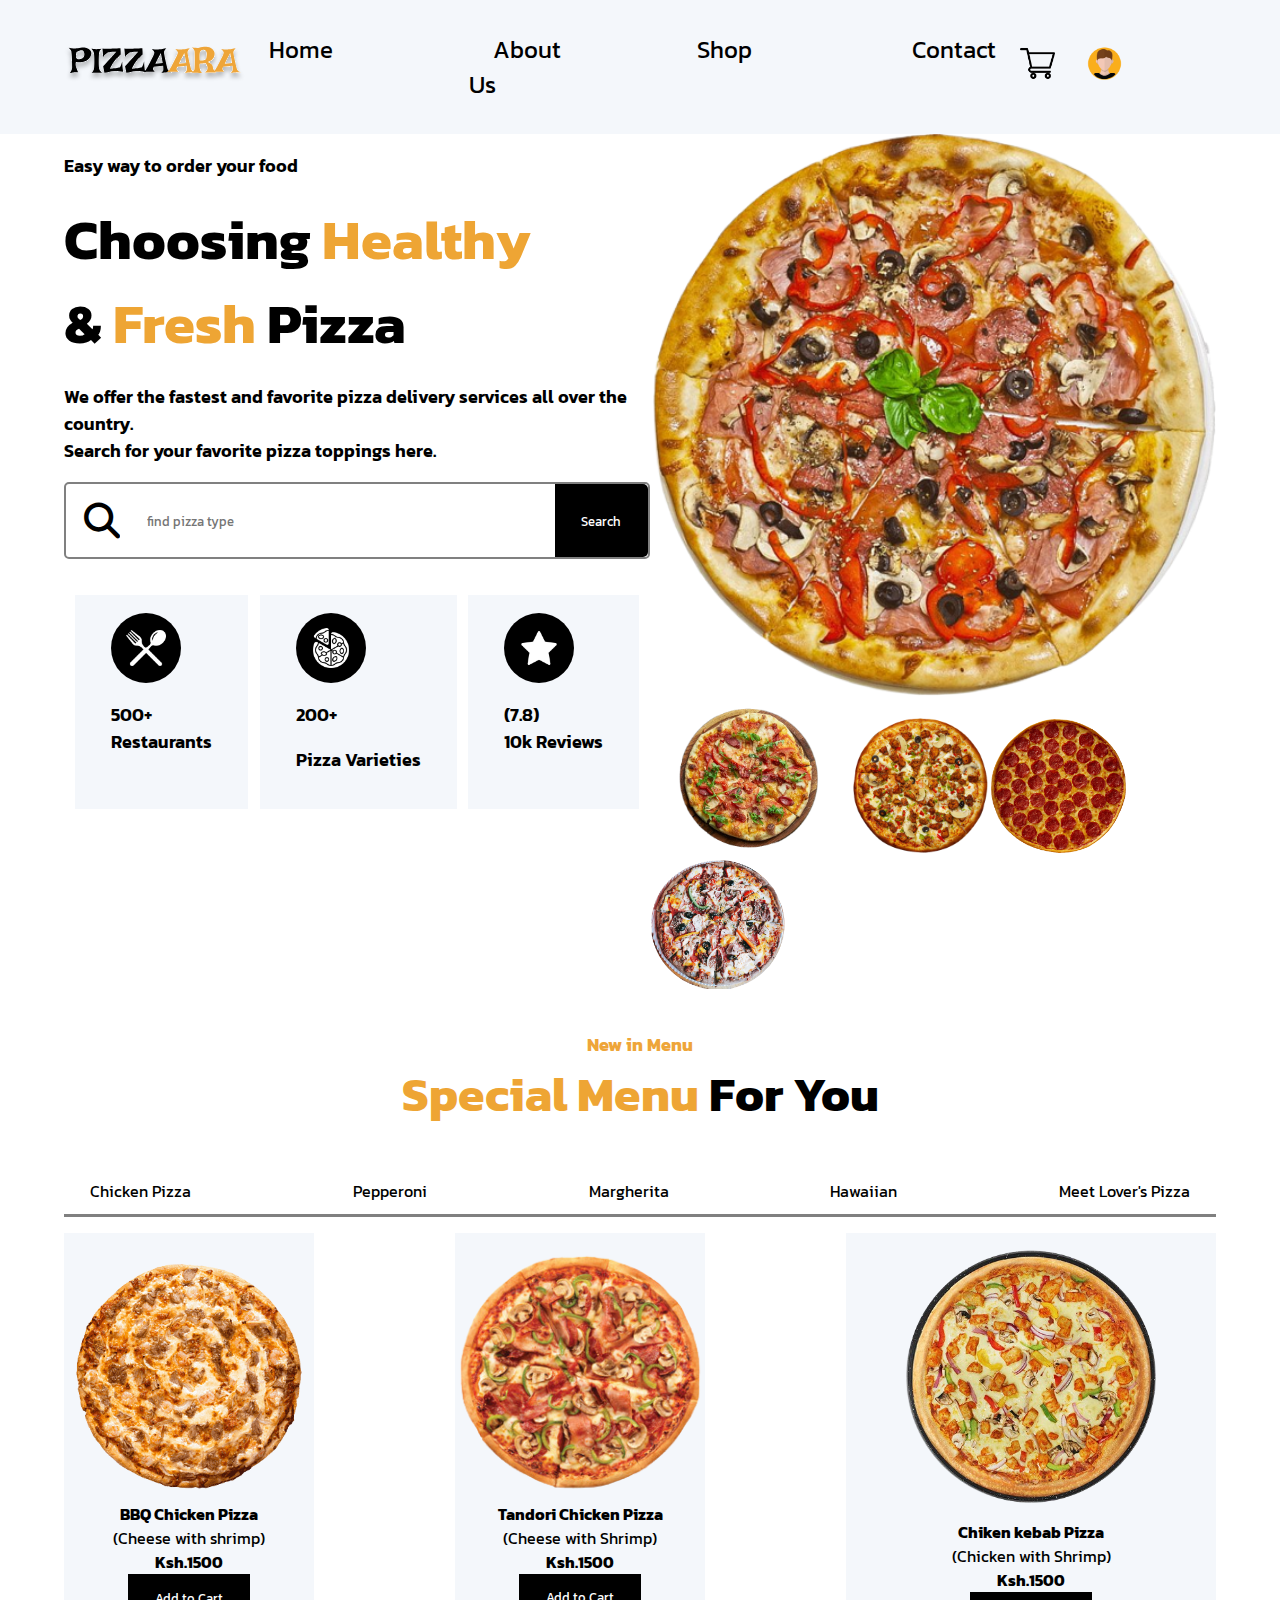
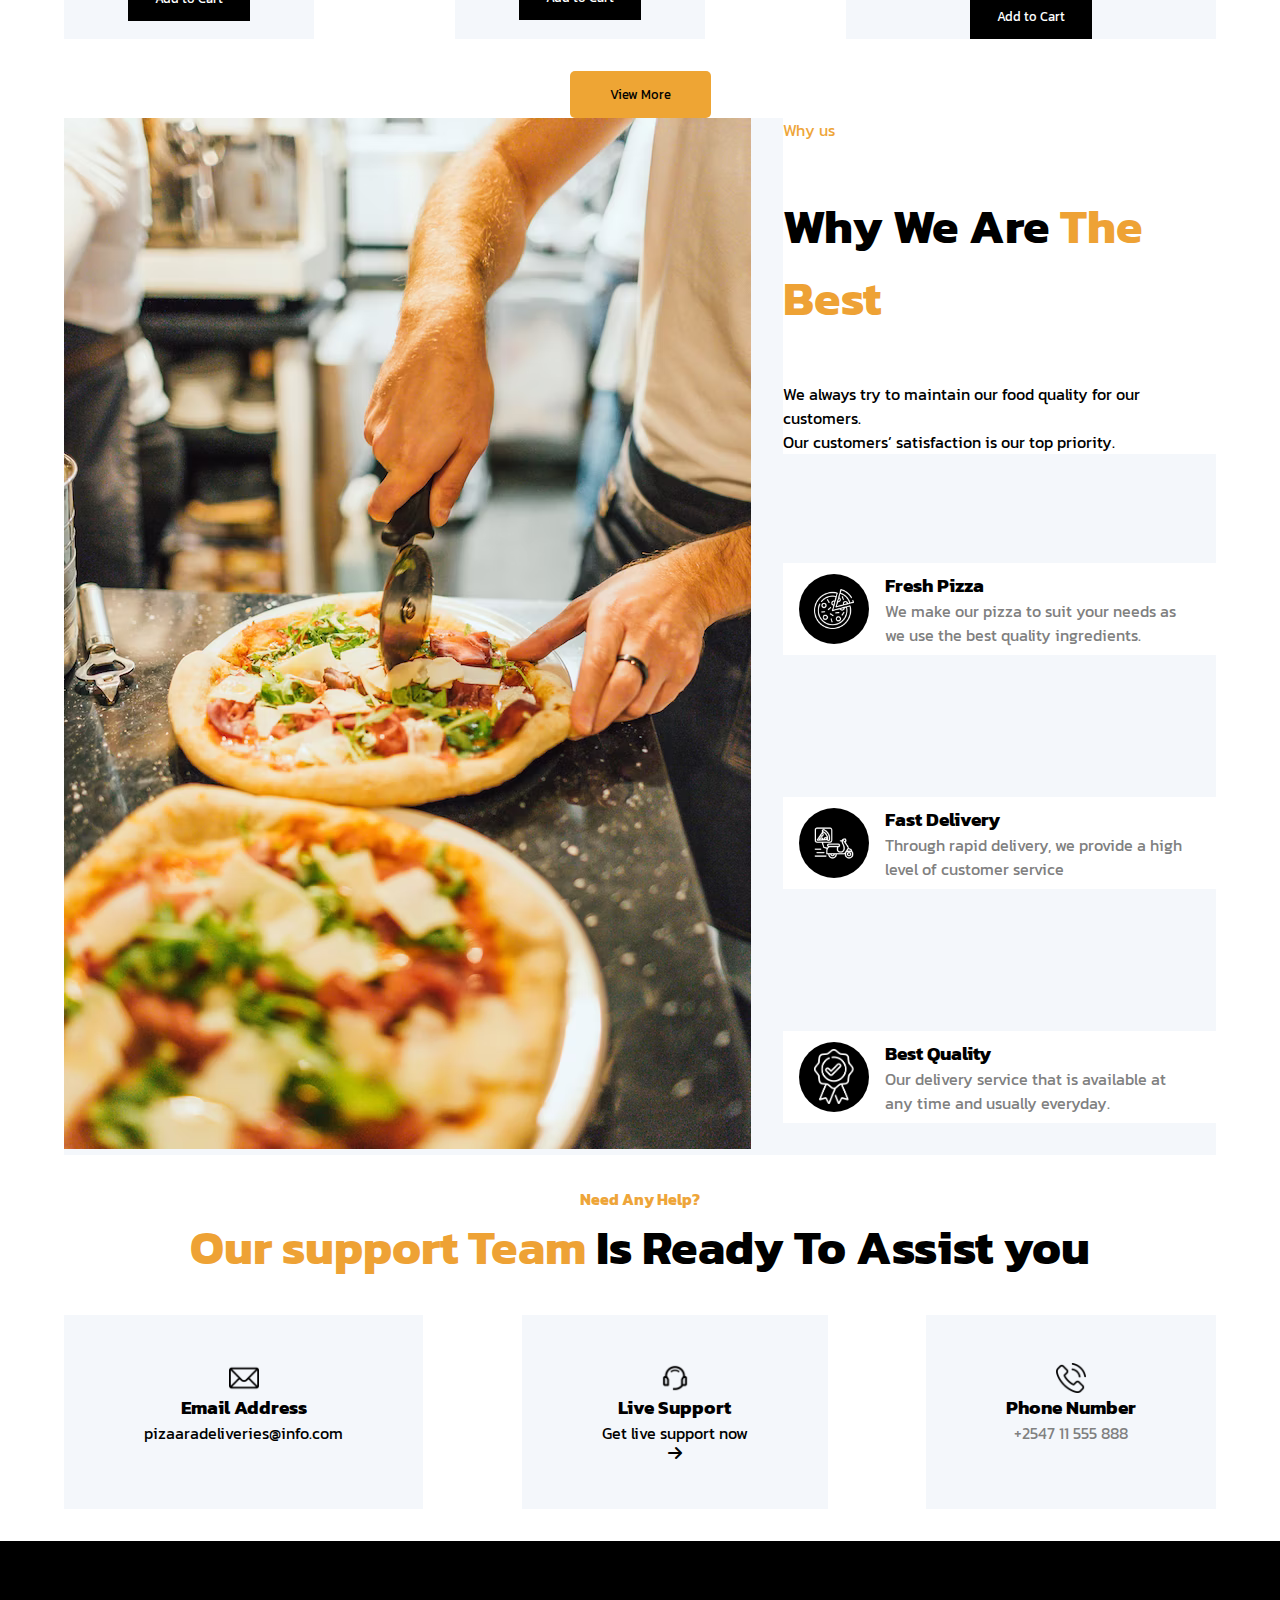
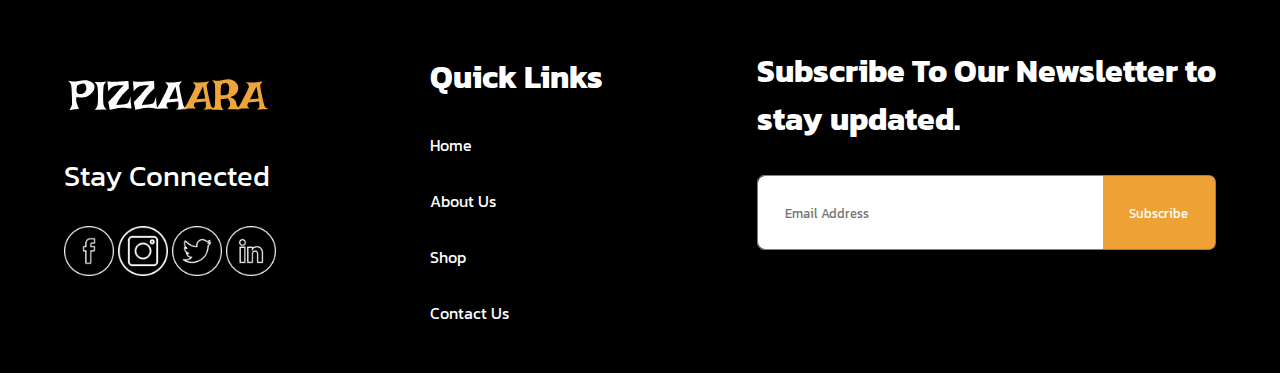
<file: index.html>
<!DOCTYPE html>
<html lang="en">
  <head>
    <meta charset="UTF-8" />
    <meta name="viewport" content="width=device-width, initial-scale=1.0" />
    <link rel="stylesheet" href="css/style.css" />
    <link
      rel="stylesheet"
      href="https://cdnjs.cloudflare.com/ajax/libs/font-awesome/6.5.1/css/all.min.css"
    />
    <title>Document</title>
  </head>
  <body>
    <header>
      <nav>
        <div class="container">
          <div class="nav__container">
            <div class="nav__left">
              <img src="images/logo.svg" />
            </div>

            <div class="nav__center">
              <ul>                                                                                                                                                                                                                                                                                                                                                                                               
                <li><a href="/">Home</a></li>
                <li><a href="#">About Us</a></li>
                <li><a href="/shop.html">Shop</a></li>
                <li><a href="#">Contact</a></li>
              </ul>
            </div>

            <div class="nav__right">
              <div>
                <img src="images/shopping-cart.png" width="35" />
              </div>
              <div>
                <img src="images/avatar.png" width="35" />
              </div>
            </div>
          </div>
        </div>
      </nav>
      <hero>
        <div class="container">
          <div class="hero__container">
            <div class="hero__left">
              <p>Easy way to order your food</p>
              <h1>
                Choosing <span>Healthy</span><br />
                & <span>Fresh </span>Pizza
              </h1>
              <p>
                We offer the fastest and favorite pizza delivery services all
                over the country.<br />

                Search for your favorite pizza toppings here.
              </p>
              <div class="search">
                
                  <i class="fa-solid fa-magnifying-glass fa-2x"></i>
                  <input type="search" placeholder="find pizza type" />
              
                
                  <button>Search</button>
                
              </div>
              <div class="card">
                <div class="card__left">
                  <div class="card__left--image">
                    <img src="images/cutlery.png" width="40" />
                  </div>
                  <div>
                    <p>
                      500+<br />
                      Restaurants
                    </p>
                  </div>
                </div>
                <div class="card__center">
                  <div class="card__center--image">
                    <img src="images/varieties.png" width="40" />
                  </div>
                  <div>
                    <p>
                      200+</p> Pizza Varieties
                    </p>
                  </div>
                </div>
                <div class="card__right">
                  <div class="card__right--image">
                    <img src="images/star.png" width="40" />
                  </div>
                  <div>
                    <p>
                      (7.8)<br />
                      10k Reviews
                    </p>
                  </div>
                </div>
              </div>
            </div>
            <div class="hero__right">
              <img src="images/hero-pizza.png" width="100%"/>
              <div>
                <img src="images/pizza-1.png" width="200" />
                <img src="images/pizza-2.png" width="135" />
                <img src="images/pizza-3.png" width="135" />
                <img src="images/pizza-4.png" width="135" />
              </div>
            </div>
          </div>
        </div>
      </hero>
    </header>
    <section class="container">
      <div class="menu">
        <div class="menu__title">
          <p style="color: #eea539">New in Menu</p>
          <h2><span>Special Menu</span> For You</h2>
        </div>
        <div class="menu__links">
          <ul>
            <li><a href="#">Chicken Pizza</a></li>
            <li><a href="#">Pepperoni</a></li>
            <li><a href="#">Margherita</a></li>
            <li><a href="#">Hawaiian</a></li>
            <li><a href="#">Meet Lover's Pizza</a></li>
          </ul>
        </div>
        <div class="menu__cart">
          <div class="menu__cart--left">
              <img src="images/barbecue-chicken-pizza.png" width="250" />
              <h4>BBQ Chicken Pizza</h4><p>(Cheese with shrimp)</p><h4>Ksh.1500</h4>
            <div>
            <button>Add to Cart</button>
            </div>
          </div>
          <div class="menu__cart--center">
              <img src="images/tandoori-chicken.png" width="250" />
              <h4>
                Tandori Chicken Pizza</h4><p>(Cheese with Shrimp)</p><h4>Ksh.1500</h4>
              </p>
            <div>
            <button>Add to Cart</button>
            </div>
          </div>
          <div class="menu__cart--right">
              <img src="images/chicken-kebab.png" width="370" />
              <h4>Chiken kebab Pizza</h4><p>(Chicken with Shrimp)</p><h4>Ksh.1500</h4>
            <div>
              <button>Add to Cart</button>
            </div>
          </div>
        </div>
        <button class="view">View More</button>
      </div>
    </section>
    <section class="container">
      <div class="whyus">
        <div class="whyus__left">
          <img src="images/why-us.png" />
        </div>
        <div class="why__right">
          <div class="content">
            <p style="color: #eea539">Why us</p>
            <h2>Why We Are <span>The Best</span></h2>
            <p>
              We always try to maintain our food quality for our customers.<br> Our
              customers’ satisfaction is our top priority.
            </p>
          </div>
          <!-- <div> -->
          <!-- <div class="card"> -->
          <div class="card">
            <div>
              <img src="images/fresh-pizza.png" width="40" />
            </div>
            <div>
              <h3>Fresh Pizza</h3>
              <p>
                We make our pizza to suit your needs as<br> we use the best quality
                ingredients.
              </p>
            </div>
          </div>
          <div class="card">
            <div>
              <img src="images/fast-delivery.png" width="40" />
            </div>
            <div>
              <h3>Fast Delivery</h3>
              <p>
                Through rapid delivery, we provide a high<br> level of customer
                service
              </p>
            </div>
          </div>
          <div class="card">
            <div>
              <img src="images/quality.png" width="40" />
            </div>
            <div>
              <h3>Best Quality</h3>
              <p>
                Our delivery service that is available at<br> any time and usually
                everyday.
              </p>
            </div>
          </div>
          <!-- </div> -->
          <!-- </div> -->
        </div>
      </div>
    </section>
    <section class="container">
      <div class="help">
        <div class="help__title">
          <h4 style="color: #eea539">Need Any Help?</h4>
          <h2><span>Our support Team</span> Is Ready To Assist you</h2>
        </div>
        <div class="card">
          <div class="card__left">
            <img src="images/mail.png" width="30px"/>
            <h3>Email Address</h3>
            <p>pizaaradeliveries@info.com</p>
          </div>
          <div class="card__center">
            <img src="images/live-support.png" width="30" />
            <h3>Live Support</h3>
            <p>Get live support now</p>
            <i class="fa-solid fa-arrow-right"></i>
          </div>
          <div class="card__right">
            <img src="images/phone.png" width="30" />
            <h3>Phone Number</h3>
            <p>+2547 11 555 888</p>
          </div>
        </div>
      </div>
    </section>
    <footer>
      <div class="container">
        <div class="footer__container">
          <div class="footer__left">
            <img src="images/logo_light.svg" />
            <p>Stay Connected</p>
            <img src="images/facebook.png" width="50" />
            <img src="images/instagram.png" width="50" />
            <img src="images/twitter.png" width="50" />
            <img src="images/linkedin.png" width="50" />
          </div>
          <div class="footer__center">
            <h2>Quick Links</h2>
            <ul>
              <li><a href="#">Home</a></li>
              <li><a href="#">About Us</a></li>
              <li><a href="#">Shop</a></li>
              <li><a href="#">Contact Us</a></li>
            </ul>
          </div>
          <div class="footer__right">
            <h2>Subscribe To Our Newsletter to<br> stay updated.</h2>
            <div class="subscribe">
            <input type="email" placeholder="Email Address" />
            <button>Subscribe</button>
            </div>
          </div>
        </div>
      </div>
    </footer>
  </body>
</html>
</file>
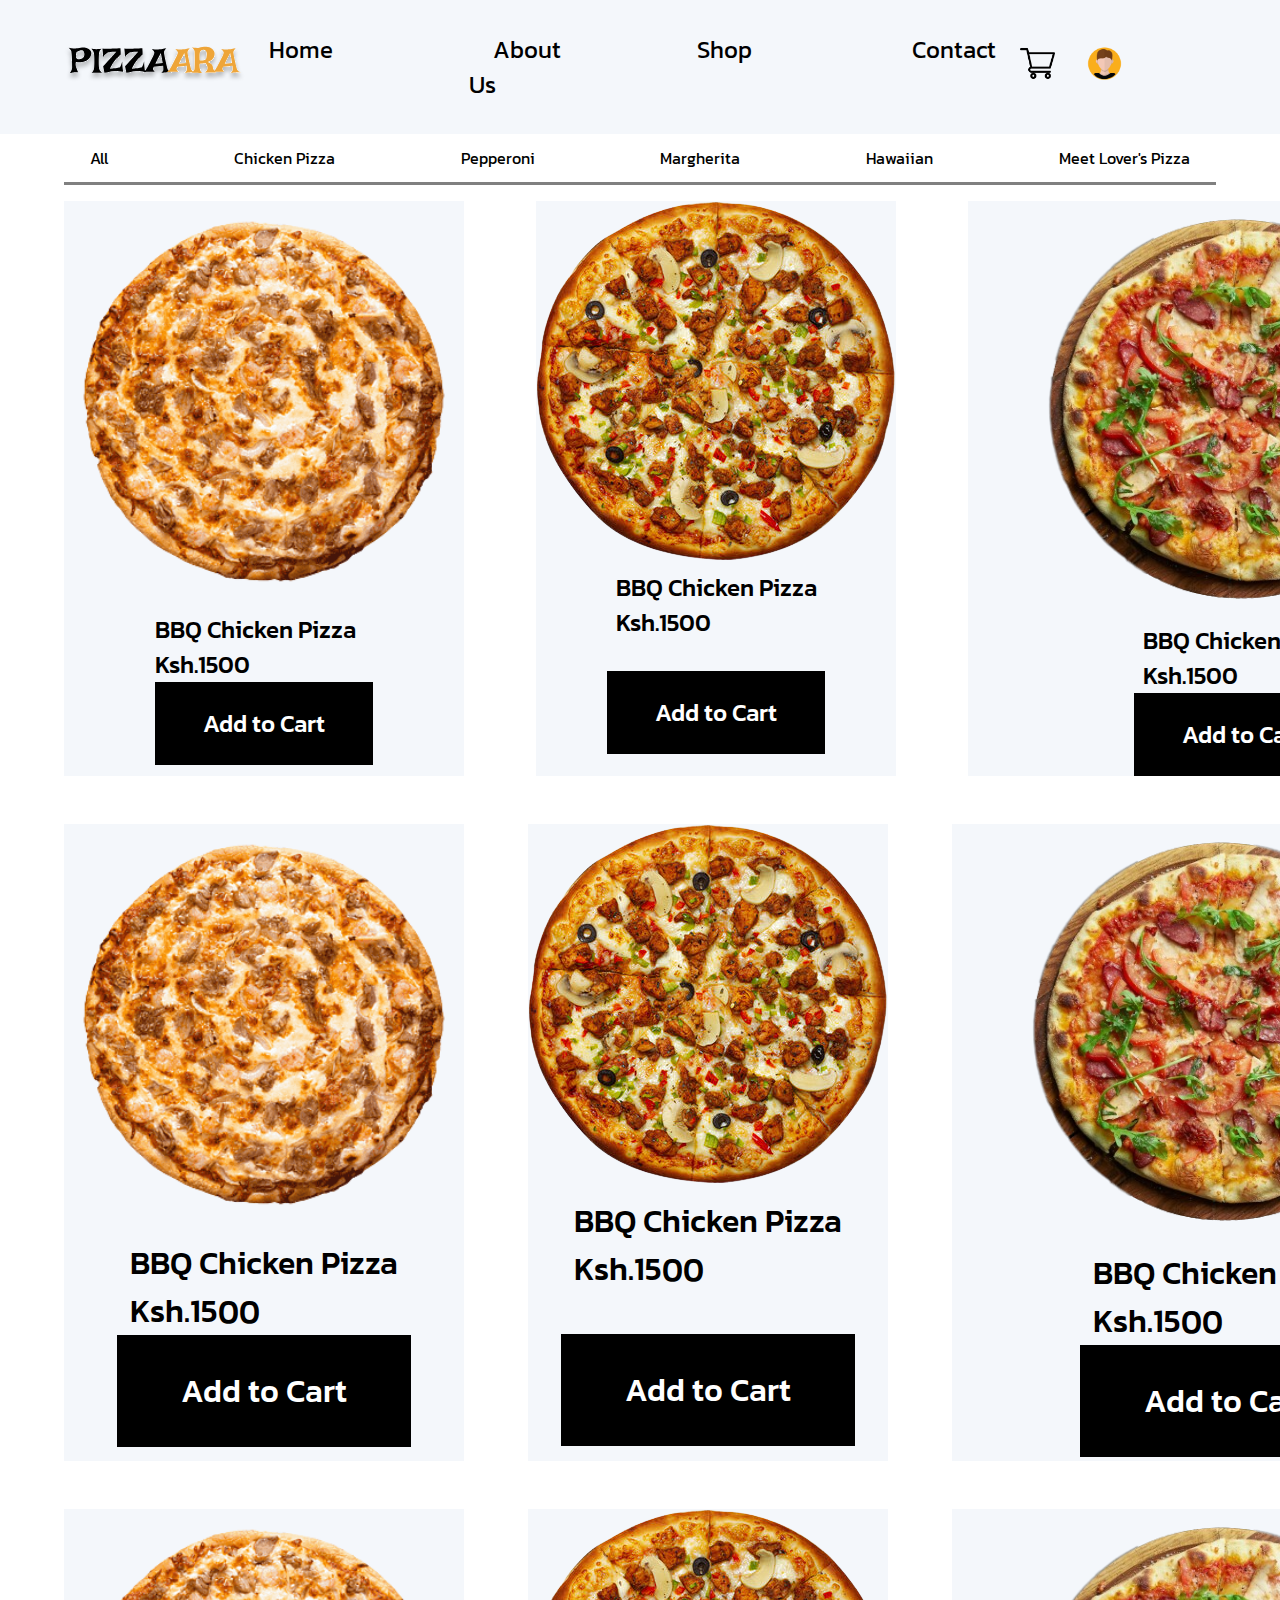
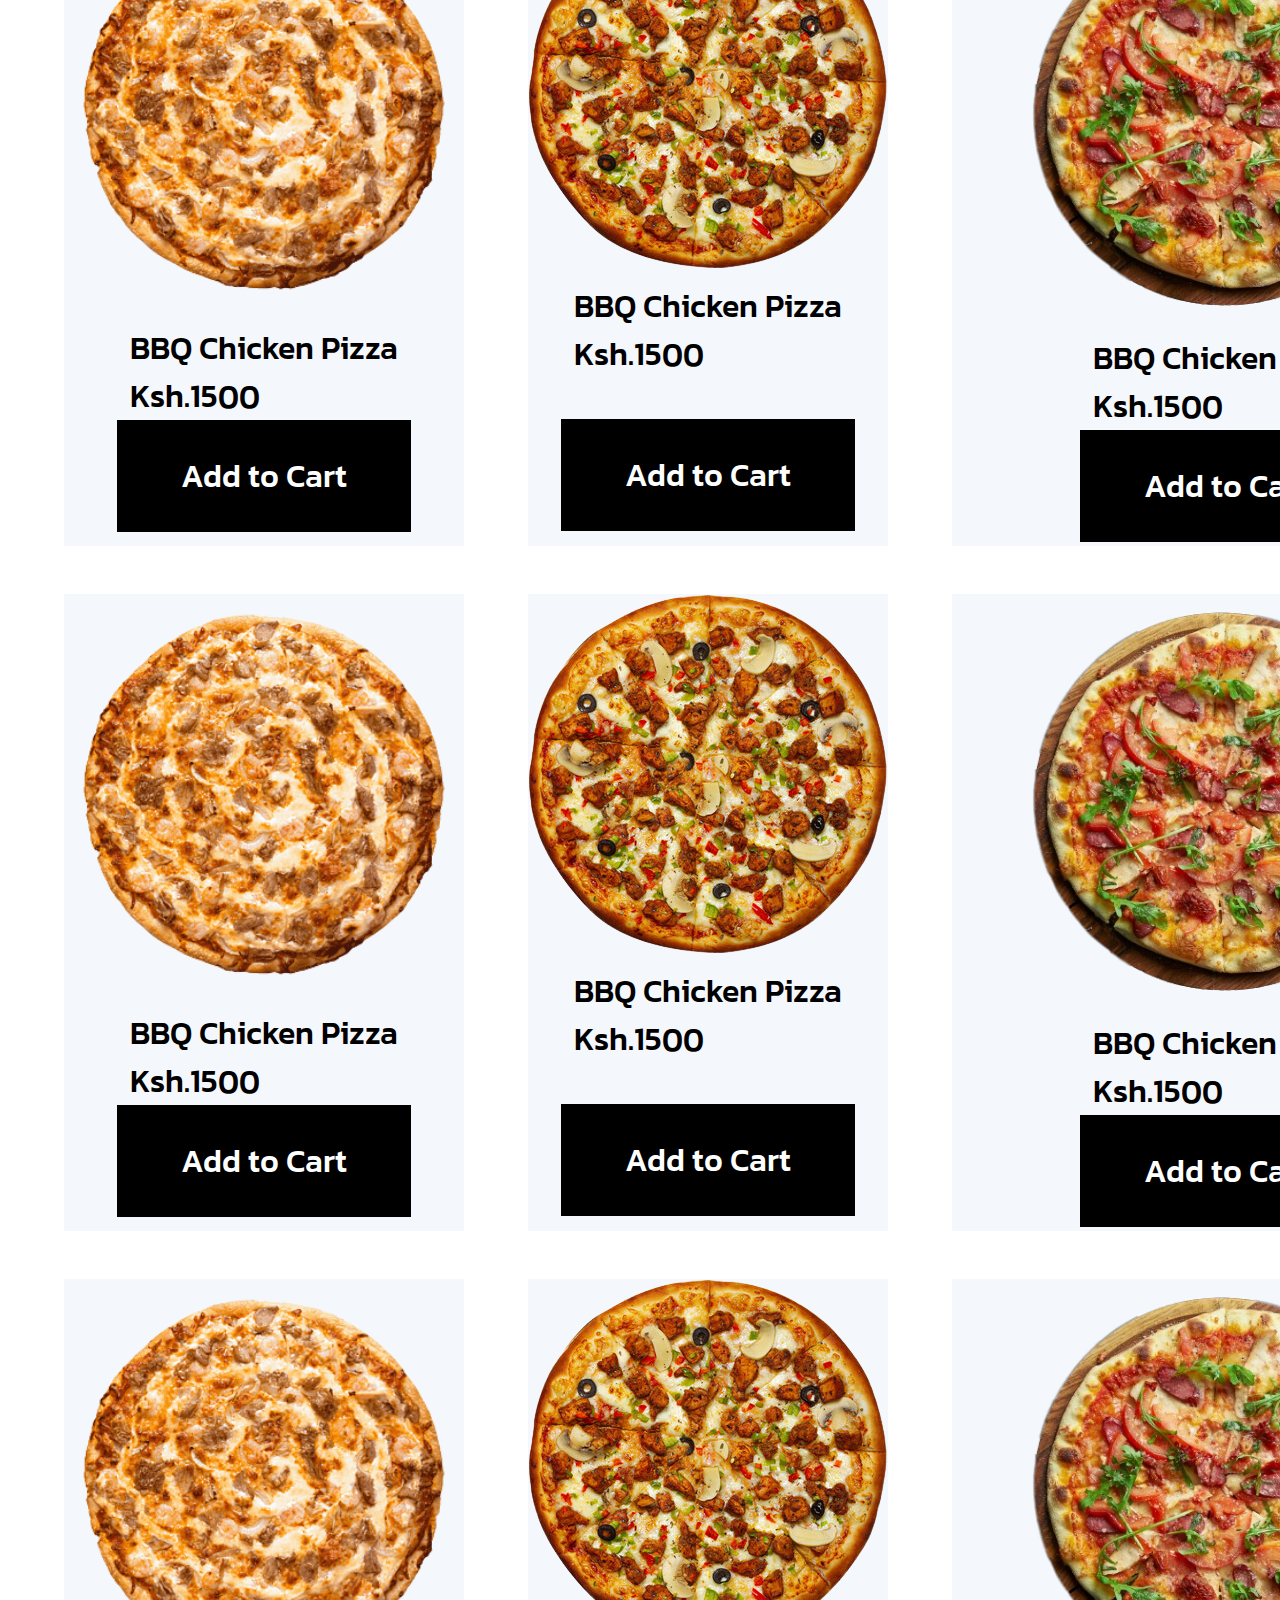
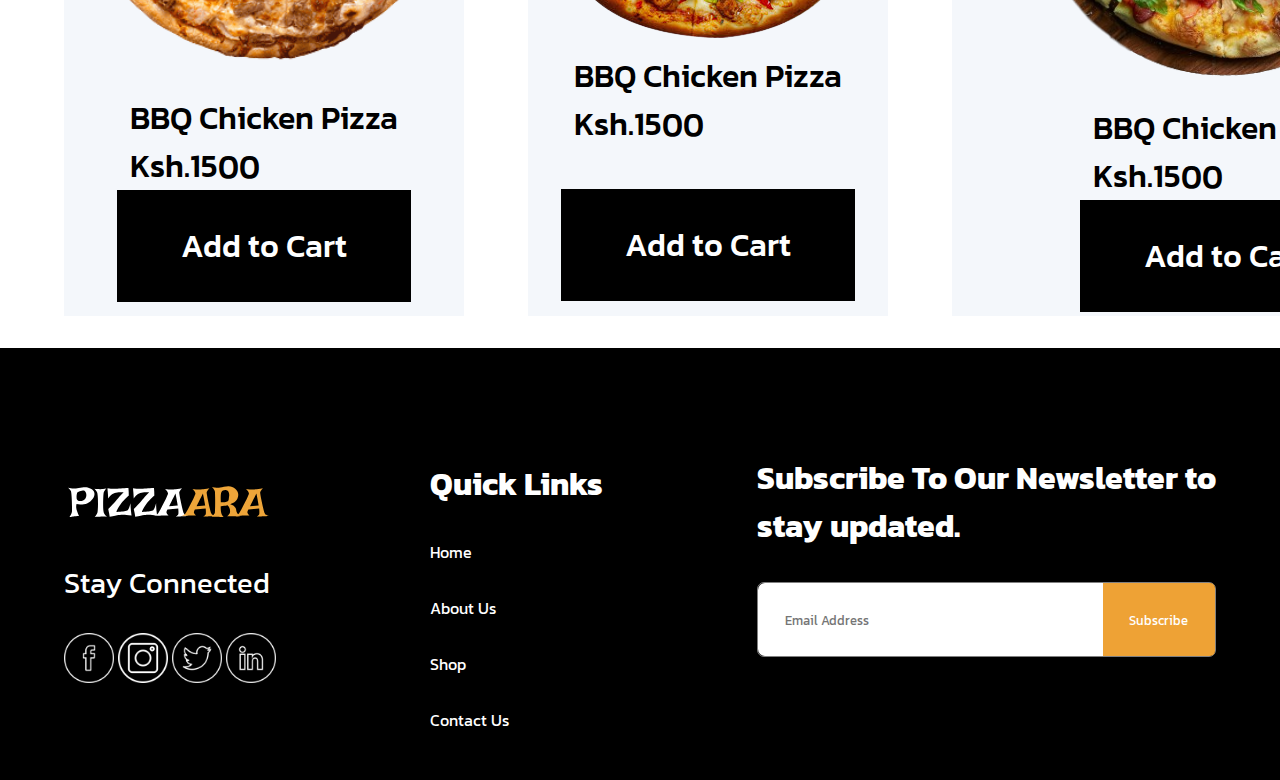
<file: shop.html>
<!DOCTYPE html>
<html lang="en">
<head>
    <meta charset="UTF-8">
    <meta name="viewport" content="width=device-width, initial-scale=1.0">
    <link rel="stylesheet" href="css/style.css" />
    <title>shop</title>
</head>
<body>
    <header>
        <nav>
          <div class="container">
            <div class="nav__container">
              <div class="nav__left">
                <img src="images/logo.svg" />
              </div>
  
              <div class="nav__center">
                <ul>
                  <li><a href="/">Home</a></li>
                  <li><a href="#">About Us</a></li>
                  <li><a href="/shop.html">Shop</a></li>
                  <li><a href="#">Contact</a></li>
                </ul>
              </div>
  
              <div class="nav__right">
                  <div>
                      <img src="images/shopping-cart.png" width="35" />
                    </div>
                    <div>
                        <img src="images/avatar.png" width="35" />
                    </div>
                </div>
            </div>
        </div>
    </nav>
</header>
<section class="container">
    <div class="menu">
            <div class="menu__links">
                <ul>
                    <li><a href="#">All</a></li>
                  <li><a href="#">Chicken Pizza</a></li>
                  <li><a href="#">Pepperoni</a></li>
                  <li><a href="#">Margherita</a></li>
                  <li><a href="#">Hawaiian</a></li>
                  <li><a href="#">Meet Lover's Pizza</a></li>
                </ul>
              </div>
              
            </menu>
        </section>
    <section class="container">
        <div class="cart">
        <div class="cart__line1">
        <div class="menu__cart1">
            <div>
              <img src="images/barbecue-chicken-pizza.png" width="400" />
            </div>
            <div class="price">
                <div>
              <p>BBQ Chicken Pizza<br />Ksh.1500</p>
            </div>
            <button>Add to Cart</button>
          </div>
        </div>
          <div class="menu__cart2">
            <div>
              <img src="images/pizza-2.png" />
            </div>
            <div>
              <p>BBQ Chicken Pizza<br />Ksh.1500</p>
            </div>
            <button>Add to Cart</button>
          </div>
          <div class="menu__cart3">
            <div>
              <img src="images/pizza-1.png" width="550" />
            </div>
            <div>
              <p>BBQ Chicken Pizza<br />Ksh.1500</p>
            </div>
            <button>Add to Cart</button>
          </div>
          <div class="menu__cart4">
            <div>
              <img src="images/pizza-4.png" width="400" />
            </div>
            <div>
              <p>BBQ Chicken Pizza<br />Ksh.1500</p>
            </div>
            <button>Add to Cart</button>
          </div>
        </div>
        <div class="cart__line2">
            <div class="menu__cart1">
                <div>
                  <img src="images/barbecue-chicken-pizza.png" width="400" />
                </div>
                <div>
                  <p>BBQ Chicken Pizza<br />Ksh.1500</p>
                </div>
                <button>Add to Cart</button>
              </div>
              <div class="menu__cart2">
                <div>
                  <img src="images/pizza-2.png" />
                </div>
                <div>
                  <p>BBQ Chicken Pizza<br />Ksh.1500</p>
                </div>
                <button>Add to Cart</button>
              </div>
              <div class="menu__cart3">
                <div>
                  <img src="images/pizza-1.png" width="550" />
                </div>
                <div>
                  <p>BBQ Chicken Pizza<br />Ksh.1500</p>
                </div>
                <button>Add to Cart</button>
              </div>
              <div class="menu__cart4">
                <div>
                  <img src="images/pizza-4.png" width="400" />
                </div>
                <div>
                  <p>BBQ Chicken Pizza<br />Ksh.1500</p>
                </div>
                <button>Add to Cart</button>
              </div>
            </div>
            <div class="cart__line3"> 
                <div class="menu__cart1">
                    <div>
                      <img src="images/barbecue-chicken-pizza.png" width="400" />
                    </div>
                    <div>
                      <p>BBQ Chicken Pizza<br />Ksh.1500</p>
                    </div>
                    <button>Add to Cart</button>
                  </div>
                  <div class="menu__cart2">
                    <div>
                      <img src="images/pizza-2.png"/>
                    </div>
                    <div>
                      <p>BBQ Chicken Pizza<br />Ksh.1500</p>
                    </div>
                    <button>Add to Cart</button>
                  </div>
                  <div class="menu__cart3">
                    <div>
                      <img src="images/pizza-1.png" width="550" />
                    </div>
                    <div>
                      <p>BBQ Chicken Pizza<br />Ksh.1500</p>
                    </div>
                    <button>Add to Cart</button>
                  </div>
                  <div class="menu__cart4">
                    <div>
                      <img src="images/pizza-4.png" width="400" />
                    </div>
                    <div>
                      <p>BBQ Chicken Pizza<br />Ksh.1500</p>
                    </div>
                    <button>Add to Cart</button>
                  </div>
                </div>
                <div class="cart__line4">
                    <div class="menu__cart1">
                        <div>
                          <img src="images/barbecue-chicken-pizza.png" width="400" />
                        </div>
                        <div>
                          <p>BBQ Chicken Pizza<br />Ksh.1500</p>
                        </div>
                        <button>Add to Cart</button>
                      </div>
                      <div class="menu__cart2">
                        <div>
                          <img src="images/pizza-2.png"/>
                        </div>
                        <div>
                          <p>BBQ Chicken Pizza<br />Ksh.1500</p>
                        </div>
                        <button>Add to Cart</button>
                      </div>
                      <div class="menu__cart3">
                        <div>
                          <img src="images/pizza-1.png" width="550" />
                        </div>
                        <div>
                          <p>BBQ Chicken Pizza<br />Ksh.1500</p>
                        </div>
                        <button>Add to Cart</button>
                      </div>
                      <div class="menu__cart4">
                        <div>
                          <img src="images/pizza-4.png" width="400" />
                        </div>
                        <div>
                          <p>BBQ Chicken Pizza<br />Ksh.1500</p>
                        </div>
                        <button>Add to Cart</button>
                      </div>
                    </div>
                    <div class="cart__line5">
                        <div class="menu__cart1">
                            <div>
                              <img src="images/barbecue-chicken-pizza.png" width="400" />
                            </div>
                            <div>
                              <p>BBQ Chicken Pizza<br />Ksh.1500</p>
                            </div>
                            <button>Add to Cart</button>
                          </div>
                          <div class="menu__cart2">
                            <div>
                              <img src="images/pizza-2.png"  />
                            </div>
                            <div>
                              <p>BBQ Chicken Pizza<br />Ksh.1500</p>
                            </div>
                            <button>Add to Cart</button>
                          </div>
                          <div class="menu__cart3">
                            <div>
                              <img src="images/pizza-1.png" width="550" />
                            </div>
                            <div>
                              <p>BBQ Chicken Pizza<br />Ksh.1500</p>
                            </div>
                            <button>Add to Cart</button>
                          </div>
                          <div class="menu__cart4">
                            <div>
                              <img src="images/pizza-4.png" width="400" />
                            </div>
                            <div>
                              <p>BBQ Chicken Pizza<br />Ksh.1500</p>
                            </div>
                            <button>Add to Cart</button>
                          </div>
                        </div>
        </div>         
    </section>
    <footer>
        <div class="container">
            <div class="footer__container">
              <div class="footer__left">
                <img src="images/logo_light.svg" />
                <p>Stay Connected</p>
                <img src="images/facebook.png" width="50" />
                <img src="images/instagram.png" width="50" />
                <img src="images/twitter.png" width="50" />
                <img src="images/linkedin.png" width="50" />
              </div>
              <div class="footer__center">
                <h2>Quick Links</h2>
                <ul>
                  <li><a href="#">Home</a></li>
                  <li><a href="#">About Us</a></li>
                  <li><a href="#">Shop</a></li>
                  <li><a href="#">Contact Us</a></li>
                </ul>
              </div>
              <div class="footer__right">
                <h2>Subscribe To Our Newsletter to <br>stay updated.</h2>
                <div class="subscribe">
                <input type="email" placeholder="Email Address" />
                <button>Subscribe</button>
                </div>
              </div>
            </div>
          </div>
    
    </footer>
</body>
</html>
</file>
<file: css/style.css>
@import url("sections/header.css");
@import url("https://fonts.googleapis.com/css2?family=Josefin+Sans:ital,wght@0,100..700;1,100..700&family=Kanit:ital,wght@0,100;0,200;0,300;0,400;0,500;0,600;0,700;0,800;0,900;1,100;1,200;1,300;1,400;1,500;1,600;1,700;1,800;1,900&display=swap");
@import url("sections/menu.css");
@import url("sections/whyus.css");
@import url("sections/help.css");
@import url("sections/footer.css");
@import url("sections/cart.css");
* {
  margin: 0;
  padding: 0;
  box-sizing: border-box;
  font-family: "Kanit", sans-serif;
}
.container{
    width: 90%;
    margin:0 auto;
}
h1{
  font-size: 3.5rem;
}
h2{
  font-size: 3rem;
}
ul{
  list-style-type: none;
}

a{
  text-decoration: none;
}
</file>
